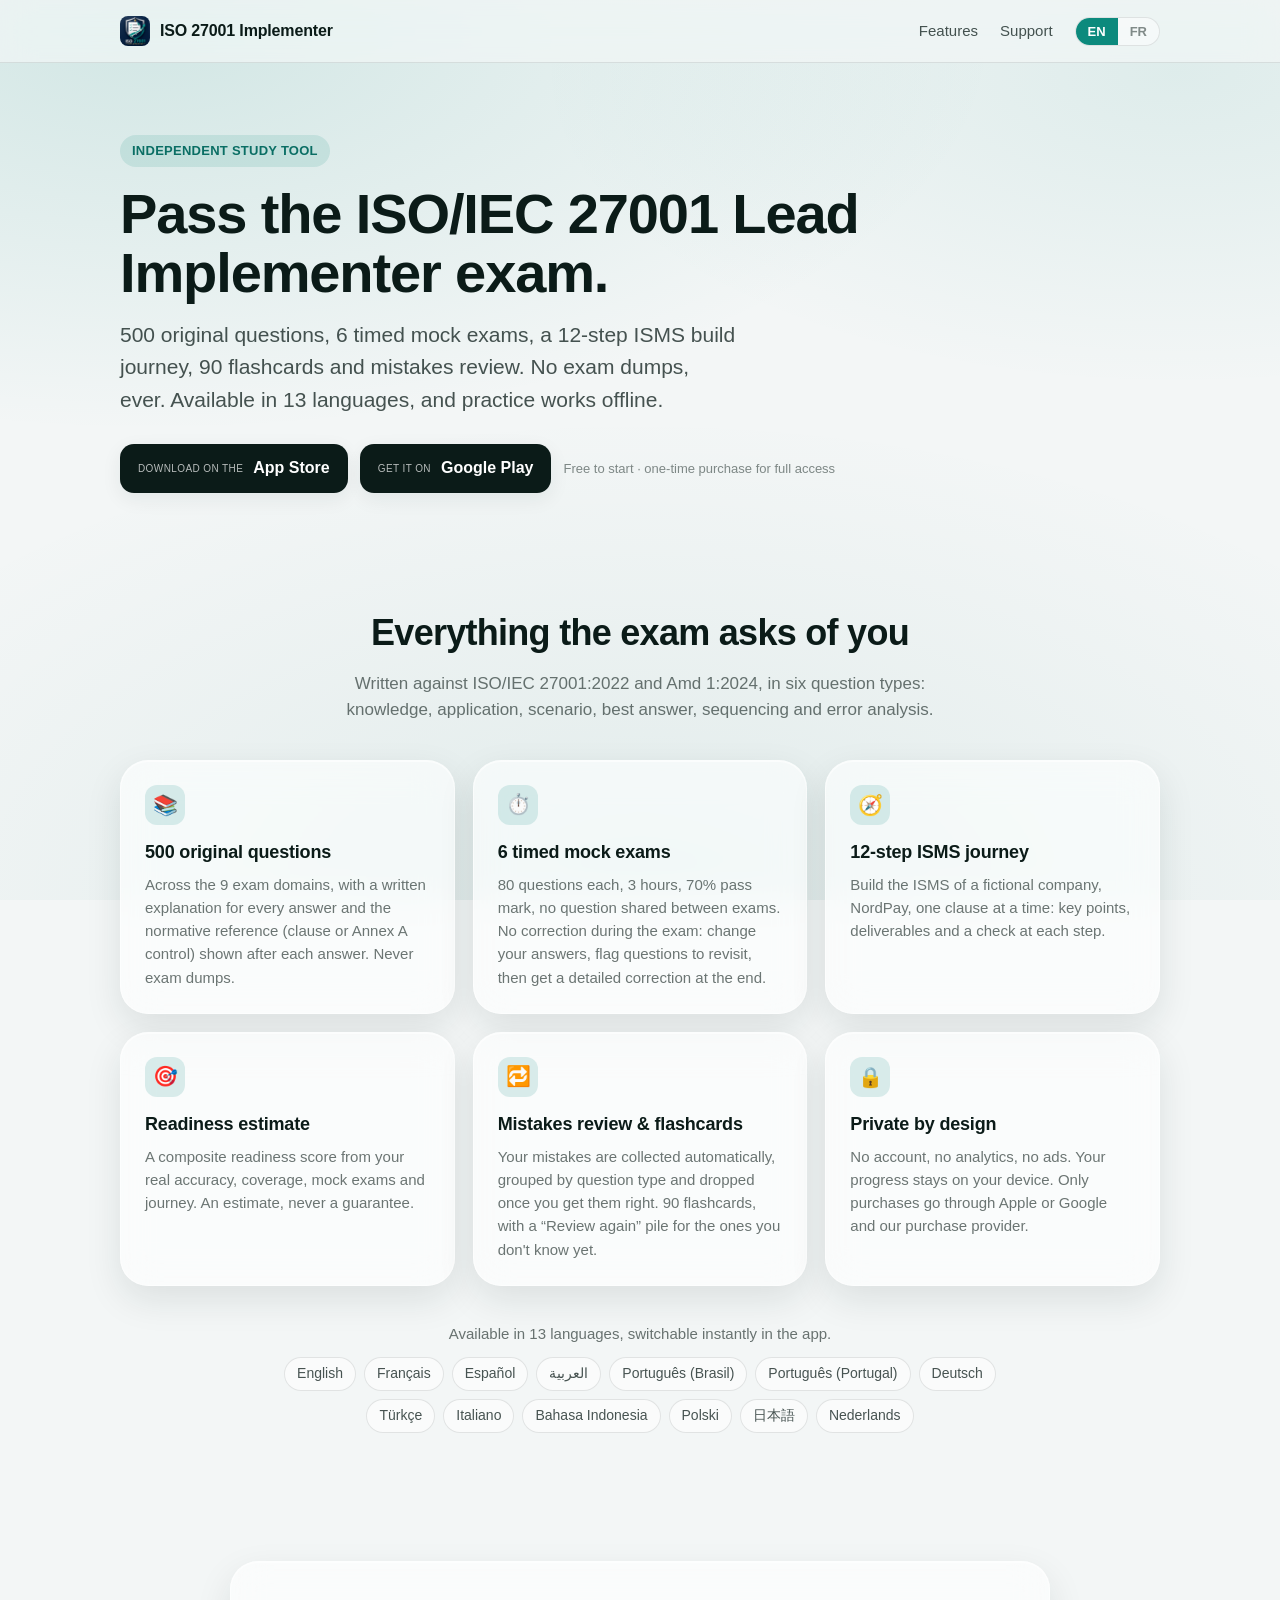
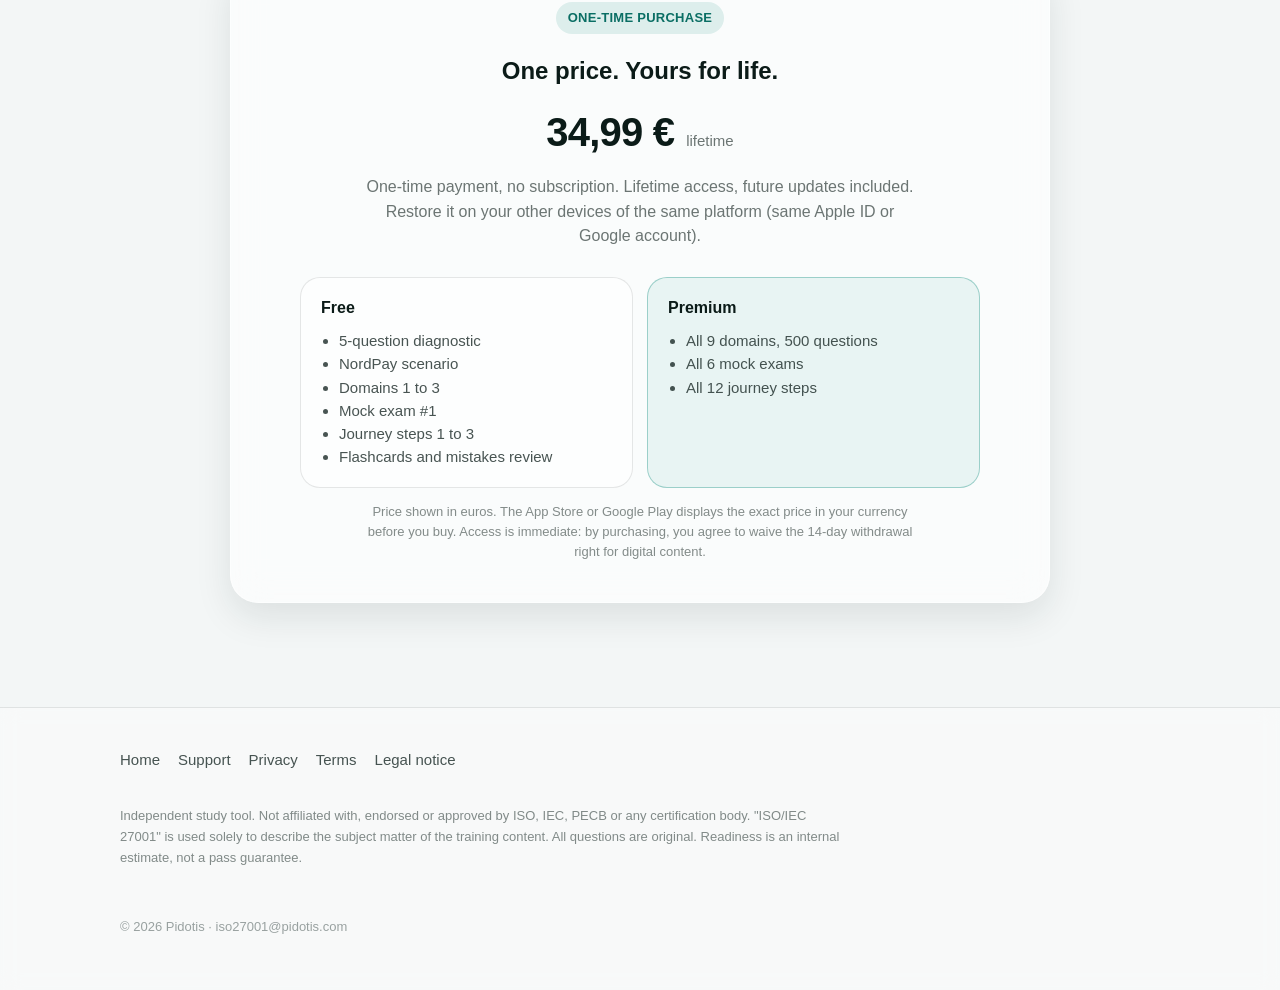
<file: index.html>
<!DOCTYPE html>
<html lang="en" data-lang="en">
  <head>
    <meta charset="utf-8" />
    <meta
      http-equiv="Content-Security-Policy"
      content="default-src 'none'; script-src 'self' 'sha256-TtmemEMkpwelmXj3AgzF0YO4ULVsfWhvffLCbqWmMT4='; style-src 'self'; img-src 'self'; base-uri 'none'; form-action 'none'; object-src 'none'"
    />
    <meta name="referrer" content="strict-origin-when-cross-origin" />
    <meta name="viewport" content="width=device-width, initial-scale=1" />
    <title>ISO 27001 Implementer Exam · 500 questions &amp; mock tests</title>
    <meta
      name="description"
      content="Prepare for the ISO/IEC 27001 Lead Implementer exam: 500 original questions, 6 timed mock exams of 80 questions, a 12-step ISMS journey, 90 flashcards and mistakes review. Available in 13 languages."
    />
    <link rel="icon" type="image/png" href="assets/favicon.png" />
    <meta property="og:title" content="ISO 27001 Implementer Exam" />
    <meta
      property="og:description"
      content="500 questions &amp; mock tests for the ISO/IEC 27001 Lead Implementer exam. Original questions, 6 timed mock exams, a 12-step ISMS journey. One-time purchase."
    />
    <meta property="og:type" content="website" />
    <meta
      property="og:url"
      content="https://pierro0t.github.io/iso27001-implementer-site/"
    />
    <meta
      property="og:image"
      content="https://pierro0t.github.io/iso27001-implementer-site/assets/og.png"
    />
    <meta name="theme-color" content="#F3F6F6" />
    <!-- No-flash : fixe la langue avant le premier paint. Contenu identique sur
         toutes les pages : il est autorisé par son hash sha256 dans la CSP. -->
    <script>
      (function () {
        try {
          var s = localStorage.getItem("i27-lang");
          var l =
            s === "en" || s === "fr"
              ? s
              : (navigator.language || "en").toLowerCase().indexOf("fr") === 0
              ? "fr"
              : "en";
          document.documentElement.setAttribute("data-lang", l);
          document.documentElement.setAttribute("lang", l);
        } catch (e) {}
      })();
    </script>
    <link rel="stylesheet" href="styles.css" />
  </head>
  <body>
    <header class="nav">
      <div class="wrap nav-inner">
        <a class="brand" href="index.html">
          <img src="assets/logo.png" alt="" />
          <span>ISO 27001 Implementer</span>
        </a>
        <nav class="nav-links">
          <a class="hide-sm" href="index.html#features"
            ><span class="lang-en">Features</span
            ><span class="lang-fr">Fonctions</span></a
          >
          <a href="support.html"
            ><span class="lang-en">Support</span
            ><span class="lang-fr">Aide</span></a
          >
          <div class="lang-toggle" role="group" aria-label="Language">
            <button type="button" data-set="en">EN</button>
            <button type="button" data-set="fr">FR</button>
          </div>
        </nav>
      </div>
    </header>

    <main>
      <!-- Hero -->
      <section class="wrap hero">
        <span class="eyebrow"
          ><span class="lang-en">Independent study tool</span
          ><span class="lang-fr">Outil d'étude indépendant</span></span
        >
        <h1>
          <span class="lang-en">Pass the ISO/IEC 27001 Lead Implementer exam.</span
          ><span class="lang-fr"
            >Réussissez l'examen ISO/IEC 27001 Lead Implementer.</span
          >
        </h1>
        <p class="lede">
          <span class="lang-en"
            >500 original questions, 6 timed mock exams, a 12-step ISMS build
            journey, 90 flashcards and mistakes review. No exam dumps, ever.
            Available in 13 languages, and practice works offline.</span
          ><span class="lang-fr"
            >500 questions originales, 6 examens blancs chronométrés, un
            parcours de construction d'un SMSI en 12 étapes, 90 flashcards et la
            révision des erreurs. Jamais de dumps. Disponible en 13 langues,
            entraînement hors ligne.</span
          >
        </p>
        <div class="cta-row">
          <a
            class="badge"
            href="https://apps.apple.com/app/id6796437997"
            target="_blank"
            rel="noopener noreferrer"
          >
            <small class="lang-en">Download on the</small
            ><small class="lang-fr">Télécharger dans l'</small>
            <span>App Store</span>
          </a>
          <a
            class="badge"
            href="https://play.google.com/store/apps/details?id=com.pidotis.iso27001"
            target="_blank"
            rel="noopener noreferrer"
          >
            <small class="lang-en">Get it on</small
            ><small class="lang-fr">Disponible sur</small>
            <span>Google Play</span>
          </a>
          <span class="pill-note"
            ><span class="lang-en">Free to start · one-time purchase for full access</span
            ><span class="lang-fr"
              >Gratuit pour commencer · achat unique pour tout débloquer</span
            ></span
          >
        </div>
      </section>

      <!-- Features -->
      <section class="wrap" id="features">
        <div class="section-head">
          <h2>
            <span class="lang-en">Everything the exam asks of you</span
            ><span class="lang-fr">Tout ce que l'examen attend de vous</span>
          </h2>
          <p>
            <span class="lang-en"
              >Written against ISO/IEC 27001:2022 and Amd 1:2024, in six
              question types: knowledge, application, scenario, best answer,
              sequencing and error analysis.</span
            ><span class="lang-fr"
              >Écrites d'après ISO/IEC 27001:2022 et l'Amd 1:2024, en six types
              de questions : connaissance, application, scénario, meilleure
              réponse, mise en ordre et analyse d'erreur.</span
            >
          </p>
        </div>
        <div class="grid">
          <div class="glass card">
            <div class="ic">📚</div>
            <h3>
              <span class="lang-en">500 original questions</span
              ><span class="lang-fr">500 questions originales</span>
            </h3>
            <p>
              <span class="lang-en"
                >Across the 9 exam domains, with a written explanation for every
                answer and the normative reference (clause or Annex A control)
                shown after each answer. Never exam dumps.</span
              ><span class="lang-fr"
                >Sur les 9 domaines de l'examen, avec une explication rédigée
                pour chaque réponse et la référence normative (clause ou mesure
                de l'annexe A) affichée après chaque réponse. Jamais de
                dumps.</span
              >
            </p>
          </div>
          <div class="glass card">
            <div class="ic">⏱️</div>
            <h3>
              <span class="lang-en">6 timed mock exams</span
              ><span class="lang-fr">6 examens blancs chronométrés</span>
            </h3>
            <p>
              <span class="lang-en"
                >80 questions each, 3 hours, 70% pass mark, no question shared
                between exams. No correction during the exam: change your
                answers, flag questions to revisit, then get a detailed
                correction at the end.</span
              ><span class="lang-fr"
                >80 questions chacun, 3 h, seuil de réussite à 70 %, aucune
                question commune entre examens. Pas de correction pendant
                l'épreuve : modifiez vos réponses, marquez les questions à
                revoir, puis obtenez une correction détaillée à la fin.</span
              >
            </p>
          </div>
          <div class="glass card">
            <div class="ic">🧭</div>
            <h3>
              <span class="lang-en">12-step ISMS journey</span
              ><span class="lang-fr">Parcours SMSI en 12 étapes</span>
            </h3>
            <p>
              <span class="lang-en"
                >Build the ISMS of a fictional company, NordPay, one clause at a
                time: key points, deliverables and a check at each step.</span
              ><span class="lang-fr"
                >Construisez le SMSI d'une entreprise fictive, NordPay, clause
                après clause : points clés, livrables et un contrôle à chaque
                étape.</span
              >
            </p>
          </div>
          <div class="glass card">
            <div class="ic">🎯</div>
            <h3>
              <span class="lang-en">Readiness estimate</span
              ><span class="lang-fr">Préparation estimée</span>
            </h3>
            <p>
              <span class="lang-en"
                >A composite readiness score from your real accuracy, coverage,
                mock exams and journey. An estimate, never a guarantee.</span
              ><span class="lang-fr"
                >Un score de préparation composite issu de votre précision
                réelle, de votre couverture, des examens et du parcours. Une
                estimation, jamais une garantie.</span
              >
            </p>
          </div>
          <div class="glass card">
            <div class="ic">🔁</div>
            <h3>
              <span class="lang-en">Mistakes review &amp; flashcards</span
              ><span class="lang-fr">Révision des erreurs &amp; flashcards</span>
            </h3>
            <p>
              <span class="lang-en"
                >Your mistakes are collected automatically, grouped by question
                type and dropped once you get them right. 90 flashcards, with a
                “Review again” pile for the ones you don't know yet.</span
              ><span class="lang-fr"
                >Vos erreurs sont collectées automatiquement, rangées par type de
                question et retirées dès que vous les réussissez. 90 flashcards,
                avec une pile « À revoir » pour celles que vous ne maîtrisez pas
                encore.</span
              >
            </p>
          </div>
          <div class="glass card">
            <div class="ic">🔒</div>
            <h3>
              <span class="lang-en">Private by design</span
              ><span class="lang-fr">Privé par conception</span>
            </h3>
            <p>
              <span class="lang-en"
                >No account, no analytics, no ads. Your progress stays on your
                device. Only purchases go through Apple or Google and our
                purchase provider.</span
              ><span class="lang-fr"
                >Pas de compte, pas d'outil d'analyse, pas de publicité. Votre
                progression reste sur votre appareil. Seuls les achats passent
                par Apple ou Google et notre prestataire d'achats.</span
              >
            </p>
          </div>
        </div>

        <div class="langs">
          <p>
            <span class="lang-en"
              >Available in 13 languages, switchable instantly in the app.</span
            ><span class="lang-fr"
              >Disponible en 13 langues, changement instantané dans l'app.</span
            >
          </p>
          <ul class="lang-list">
            <li lang="en">English</li>
            <li lang="fr">Français</li>
            <li lang="es">Español</li>
            <li lang="ar" dir="rtl">العربية</li>
            <li lang="pt-BR">Português (Brasil)</li>
            <li lang="pt-PT">Português (Portugal)</li>
            <li lang="de">Deutsch</li>
            <li lang="tr">Türkçe</li>
            <li lang="it">Italiano</li>
            <li lang="id">Bahasa Indonesia</li>
            <li lang="pl">Polski</li>
            <li lang="ja">日本語</li>
            <li lang="nl">Nederlands</li>
          </ul>
        </div>
      </section>

      <!-- Pricing -->
      <section class="wrap">
        <div class="glass doc-card center pricing">
          <span class="eyebrow"
            ><span class="lang-en">One-time purchase</span
            ><span class="lang-fr">Achat unique</span></span
          >
          <h2>
            <span class="lang-en">One price. Yours for life.</span
            ><span class="lang-fr">Un prix. À vous pour la vie.</span>
          </h2>
          <div class="price">
            <span class="now">34,99 €</span>
            <span class="unit"
              ><span class="lang-en">lifetime</span
              ><span class="lang-fr">à vie</span></span
            >
          </div>
          <p class="price-note">
            <span class="lang-en"
              >One-time payment, no subscription. Lifetime access, future
              updates included. Restore it on your other devices of the same
              platform (same Apple ID or Google account).</span
            ><span class="lang-fr"
              >Paiement unique, sans abonnement. Accès à vie, mises à jour
              futures incluses. Restaurable sur vos autres appareils de la même
              plateforme (même identifiant Apple ou compte Google).</span
            >
          </p>

          <div class="plans">
            <div class="plan">
              <h3>
                <span class="lang-en">Free</span
                ><span class="lang-fr">Gratuit</span>
              </h3>
              <ul class="lang-en">
                <li>5-question diagnostic</li>
                <li>NordPay scenario</li>
                <li>Domains 1 to 3</li>
                <li>Mock exam #1</li>
                <li>Journey steps 1 to 3</li>
                <li>Flashcards and mistakes review</li>
              </ul>
              <ul class="lang-fr">
                <li>Diagnostic de 5 questions</li>
                <li>Scénario NordPay</li>
                <li>Domaines 1 à 3</li>
                <li>Examen blanc n°1</li>
                <li>Étapes 1 à 3 du parcours</li>
                <li>Flashcards et révision des erreurs</li>
              </ul>
            </div>
            <div class="plan premium">
              <h3>Premium</h3>
              <ul class="lang-en">
                <li>All 9 domains, 500 questions</li>
                <li>All 6 mock exams</li>
                <li>All 12 journey steps</li>
              </ul>
              <ul class="lang-fr">
                <li>Les 9 domaines, 500 questions</li>
                <li>Les 6 examens blancs</li>
                <li>Les 12 étapes du parcours</li>
              </ul>
            </div>
          </div>

          <p class="fineprint">
            <span class="lang-en"
              >Price shown in euros. The App Store or Google Play displays the
              exact price in your currency before you buy. Access is immediate:
              by purchasing, you agree to waive the 14-day withdrawal right for
              digital content.</span
            ><span class="lang-fr"
              >Prix indiqué en euros. L'App Store ou Google Play affiche le prix
              exact dans votre devise avant l'achat. L'accès est immédiat : en
              achetant, vous renoncez au droit de rétractation de 14 jours
              applicable aux contenus numériques.</span
            >
          </p>
        </div>
      </section>
    </main>

    <footer class="footer">
      <div class="wrap footer-inner">
        <div class="footer-links">
          <a href="index.html"
            ><span class="lang-en">Home</span
            ><span class="lang-fr">Accueil</span></a
          >
          <a href="support.html"
            ><span class="lang-en">Support</span
            ><span class="lang-fr">Aide</span></a
          >
          <a href="privacy.html"
            ><span class="lang-en">Privacy</span
            ><span class="lang-fr">Confidentialité</span></a
          >
          <a href="terms.html"
            ><span class="lang-en">Terms</span
            ><span class="lang-fr">Conditions</span></a
          >
          <a href="legal.html"
            ><span class="lang-en">Legal notice</span
            ><span class="lang-fr">Mentions légales</span></a
          >
        </div>
        <p class="disclaimer">
          <span class="lang-en"
            >Independent study tool. Not affiliated with, endorsed or approved by
            ISO, IEC, PECB or any certification body. "ISO/IEC 27001" is used
            solely to describe the subject matter of the training content. All
            questions are original. Readiness is an internal estimate, not a pass
            guarantee.</span
          ><span class="lang-fr"
            >Outil d'étude indépendant. Non affilié à, ni approuvé par ISO, IEC,
            PECB ou tout autre organisme de certification. « ISO/IEC 27001 » est
            utilisé uniquement pour décrire le sujet du contenu de formation.
            Toutes les questions sont originales. La préparation est une
            estimation interne, pas une garantie de réussite.</span
          >
        </p>
        <p class="copy">© 2026 Pidotis · iso27001@pidotis.com</p>
      </div>
    </footer>
    <script src="app.js"></script>
  </body>
</html>
</file>
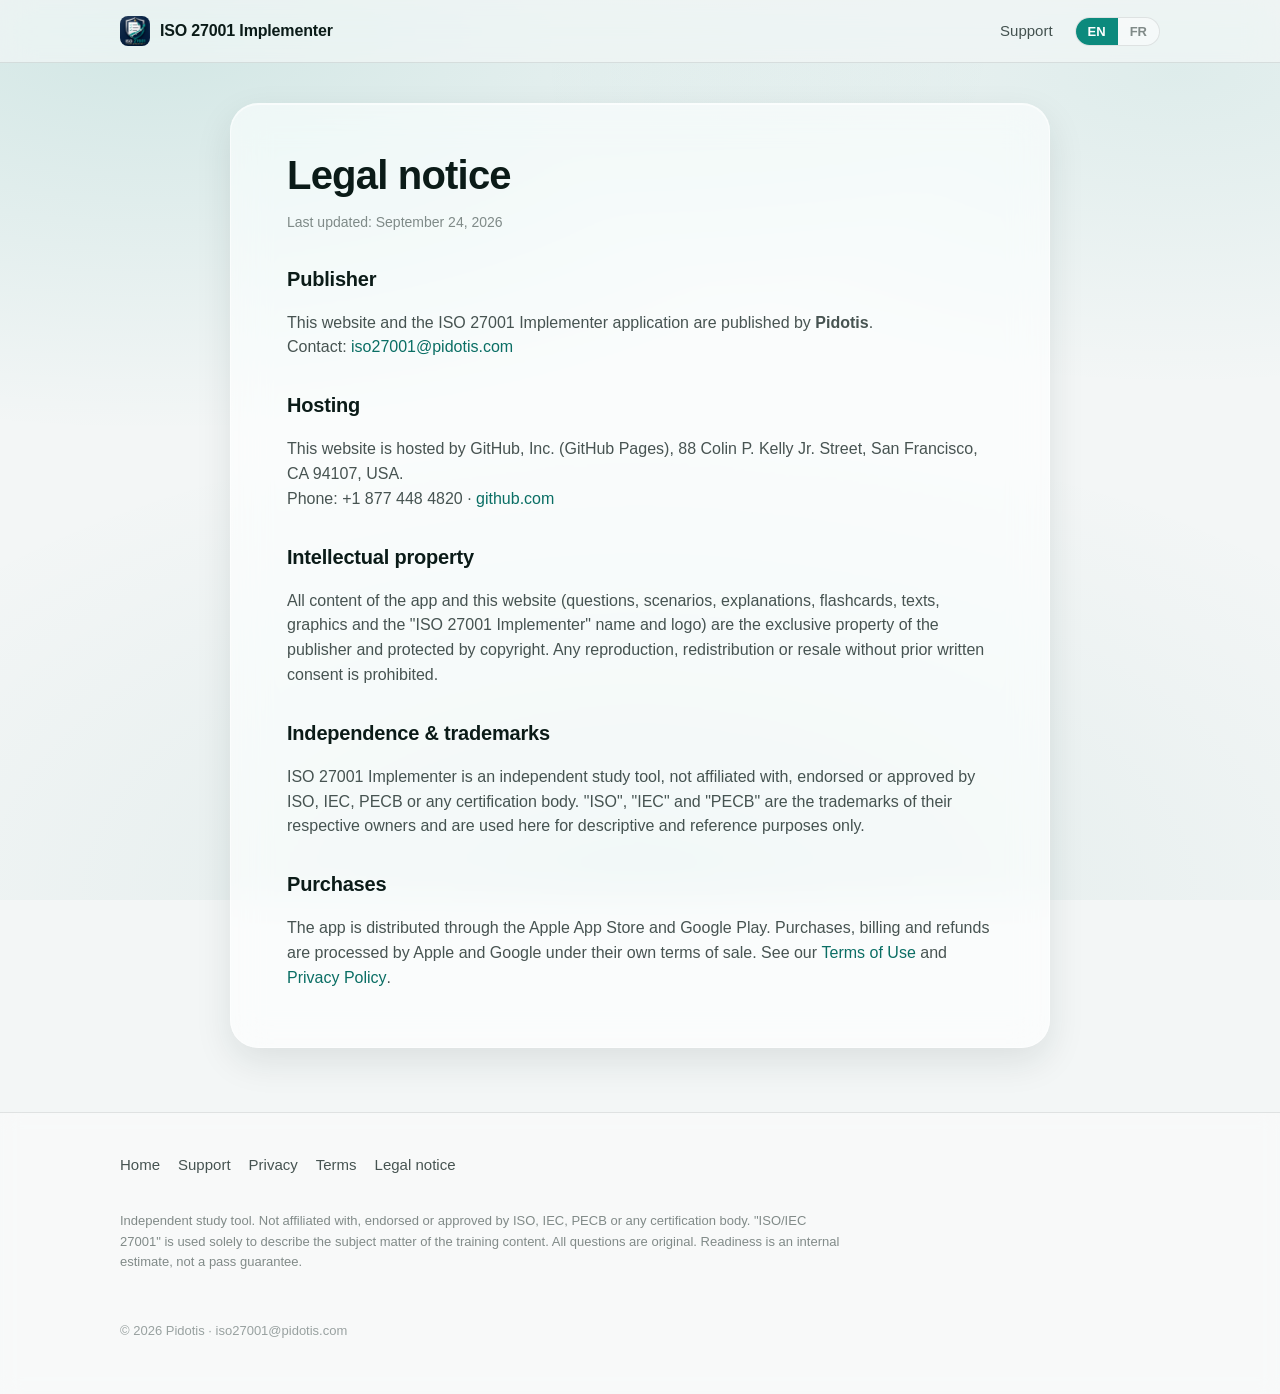
<file: legal.html>
<!DOCTYPE html>
<html lang="en" data-lang="en">
  <head>
    <meta charset="utf-8" />
    <meta
      http-equiv="Content-Security-Policy"
      content="default-src 'none'; script-src 'self' 'sha256-TtmemEMkpwelmXj3AgzF0YO4ULVsfWhvffLCbqWmMT4='; style-src 'self'; img-src 'self'; base-uri 'none'; form-action 'none'; object-src 'none'"
    />
    <meta name="referrer" content="strict-origin-when-cross-origin" />
    <meta name="viewport" content="width=device-width, initial-scale=1" />
    <title>Legal notice · ISO 27001 Implementer</title>
    <meta
      name="description"
      content="Legal notice / mentions légales for ISO 27001 Implementer by Pidotis."
    />
    <link rel="icon" type="image/png" href="assets/favicon.png" />
    <meta name="theme-color" content="#F3F6F6" />
    <!-- No-flash : fixe la langue avant le premier paint. Contenu identique sur
         toutes les pages : il est autorisé par son hash sha256 dans la CSP. -->
    <script>
      (function () {
        try {
          var s = localStorage.getItem("i27-lang");
          var l =
            s === "en" || s === "fr"
              ? s
              : (navigator.language || "en").toLowerCase().indexOf("fr") === 0
              ? "fr"
              : "en";
          document.documentElement.setAttribute("data-lang", l);
          document.documentElement.setAttribute("lang", l);
        } catch (e) {}
      })();
    </script>
    <link rel="stylesheet" href="styles.css" />
  </head>
  <body>
    <header class="nav">
      <div class="wrap nav-inner">
        <a class="brand" href="index.html">
          <img src="assets/logo.png" alt="" />
          <span>ISO 27001 Implementer</span>
        </a>
        <nav class="nav-links">
          <a href="support.html"
            ><span class="lang-en">Support</span
            ><span class="lang-fr">Aide</span></a
          >
          <div class="lang-toggle" role="group" aria-label="Language">
            <button type="button" data-set="en">EN</button>
            <button type="button" data-set="fr">FR</button>
          </div>
        </nav>
      </div>
    </header>

    <main class="wrap doc">
      <article class="glass doc-card">
        <h1>
          <span class="lang-en">Legal notice</span
          ><span class="lang-fr">Mentions légales</span>
        </h1>
        <p class="updated">
          <span class="lang-en">Last updated: September 24, 2026</span
          ><span class="lang-fr">Dernière mise à jour : 24 septembre 2026</span>
        </p>

        <!-- EN -->
        <div class="lang-en">
          <h2>Publisher</h2>
          <p>
            This website and the ISO 27001 Implementer application are published
            by <strong>Pidotis</strong>.<br />
            Contact:
            <a href="mailto:iso27001@pidotis.com"
              >iso27001@pidotis.com</a
            >
          </p>
          <h2>Hosting</h2>
          <p>
            This website is hosted by GitHub, Inc. (GitHub Pages), 88 Colin P.
            Kelly Jr. Street, San Francisco, CA 94107, USA.<br />
            Phone: +1 877 448 4820 ·
            <a href="https://github.com" target="_blank" rel="noopener noreferrer"
              >github.com</a
            >
          </p>
          <h2>Intellectual property</h2>
          <p>
            All content of the app and this website (questions, scenarios,
            explanations, flashcards, texts, graphics and the "ISO 27001
            Implementer" name and logo) are the exclusive property of the
            publisher and protected by copyright. Any reproduction,
            redistribution or resale without prior written consent is prohibited.
          </p>
          <h2>Independence &amp; trademarks</h2>
          <p>
            ISO 27001 Implementer is an independent study tool, not affiliated
            with, endorsed or approved by ISO, IEC, PECB or any certification
            body. "ISO", "IEC" and "PECB" are the trademarks of their respective
            owners and are used here for descriptive and reference purposes only.
          </p>
          <h2>Purchases</h2>
          <p>
            The app is distributed through the Apple App Store and Google Play.
            Purchases, billing and refunds are processed by Apple and Google under
            their own terms of sale. See our
            <a href="terms.html">Terms of Use</a> and
            <a href="privacy.html">Privacy Policy</a>.
          </p>
        </div>

        <!-- FR -->
        <div class="lang-fr">
          <h2>Éditeur</h2>
          <p>
            Ce site et l'application ISO 27001 Implementer sont édités par
            <strong>Pidotis</strong>.<br />
            Contact :
            <a href="mailto:iso27001@pidotis.com"
              >iso27001@pidotis.com</a
            >
          </p>
          <h2>Hébergement</h2>
          <p>
            Ce site est hébergé par GitHub, Inc. (GitHub Pages), 88 Colin P. Kelly
            Jr. Street, San Francisco, CA 94107, États-Unis.<br />
            Téléphone : +1 877 448 4820 ·
            <a href="https://github.com" target="_blank" rel="noopener noreferrer"
              >github.com</a
            >
          </p>
          <h2>Propriété intellectuelle</h2>
          <p>
            L'ensemble du contenu de l'app et de ce site (questions, scénarios,
            explications, flashcards, textes, graphismes, ainsi que le nom et le
            logo « ISO 27001 Implementer ») est la propriété exclusive de
            l'éditeur et protégé par le droit d'auteur. Toute reproduction,
            redistribution ou revente sans accord écrit préalable est interdite.
          </p>
          <h2>Indépendance &amp; marques</h2>
          <p>
            ISO 27001 Implementer est un outil d'étude indépendant, non affilié à,
            ni approuvé par ISO, IEC, PECB ou tout autre organisme de
            certification. « ISO », « IEC » et « PECB » sont les marques de leurs
            détenteurs respectifs et ne sont utilisées ici qu'à des fins
            descriptives et de référence.
          </p>
          <h2>Achats</h2>
          <p>
            L'app est distribuée via l'App Store d'Apple et Google Play. Les
            achats, la facturation et les remboursements sont traités par Apple et
            Google selon leurs propres conditions de vente. Voir nos
            <a href="terms.html">conditions d'utilisation</a> et notre
            <a href="privacy.html">politique de confidentialité</a>.
          </p>
        </div>
      </article>
    </main>

    <footer class="footer">
      <div class="wrap footer-inner">
        <div class="footer-links">
          <a href="index.html"
            ><span class="lang-en">Home</span
            ><span class="lang-fr">Accueil</span></a
          >
          <a href="support.html"
            ><span class="lang-en">Support</span
            ><span class="lang-fr">Aide</span></a
          >
          <a href="privacy.html"
            ><span class="lang-en">Privacy</span
            ><span class="lang-fr">Confidentialité</span></a
          >
          <a href="terms.html"
            ><span class="lang-en">Terms</span
            ><span class="lang-fr">Conditions</span></a
          >
          <a href="legal.html"
            ><span class="lang-en">Legal notice</span
            ><span class="lang-fr">Mentions légales</span></a
          >
        </div>
        <p class="disclaimer">
          <span class="lang-en"
            >Independent study tool. Not affiliated with, endorsed or approved by
            ISO, IEC, PECB or any certification body. "ISO/IEC 27001" is used
            solely to describe the subject matter of the training content. All
            questions are original. Readiness is an internal estimate, not a pass
            guarantee.</span
          ><span class="lang-fr"
            >Outil d'étude indépendant. Non affilié à, ni approuvé par ISO, IEC,
            PECB ou tout autre organisme de certification. « ISO/IEC 27001 » est
            utilisé uniquement pour décrire le sujet du contenu de formation.
            Toutes les questions sont originales. La préparation est une
            estimation interne, pas une garantie de réussite.</span
          >
        </p>
        <p class="copy">© 2026 Pidotis · iso27001@pidotis.com</p>
      </div>
    </footer>
    <script src="app.js"></script>
  </body>
</html>
</file>
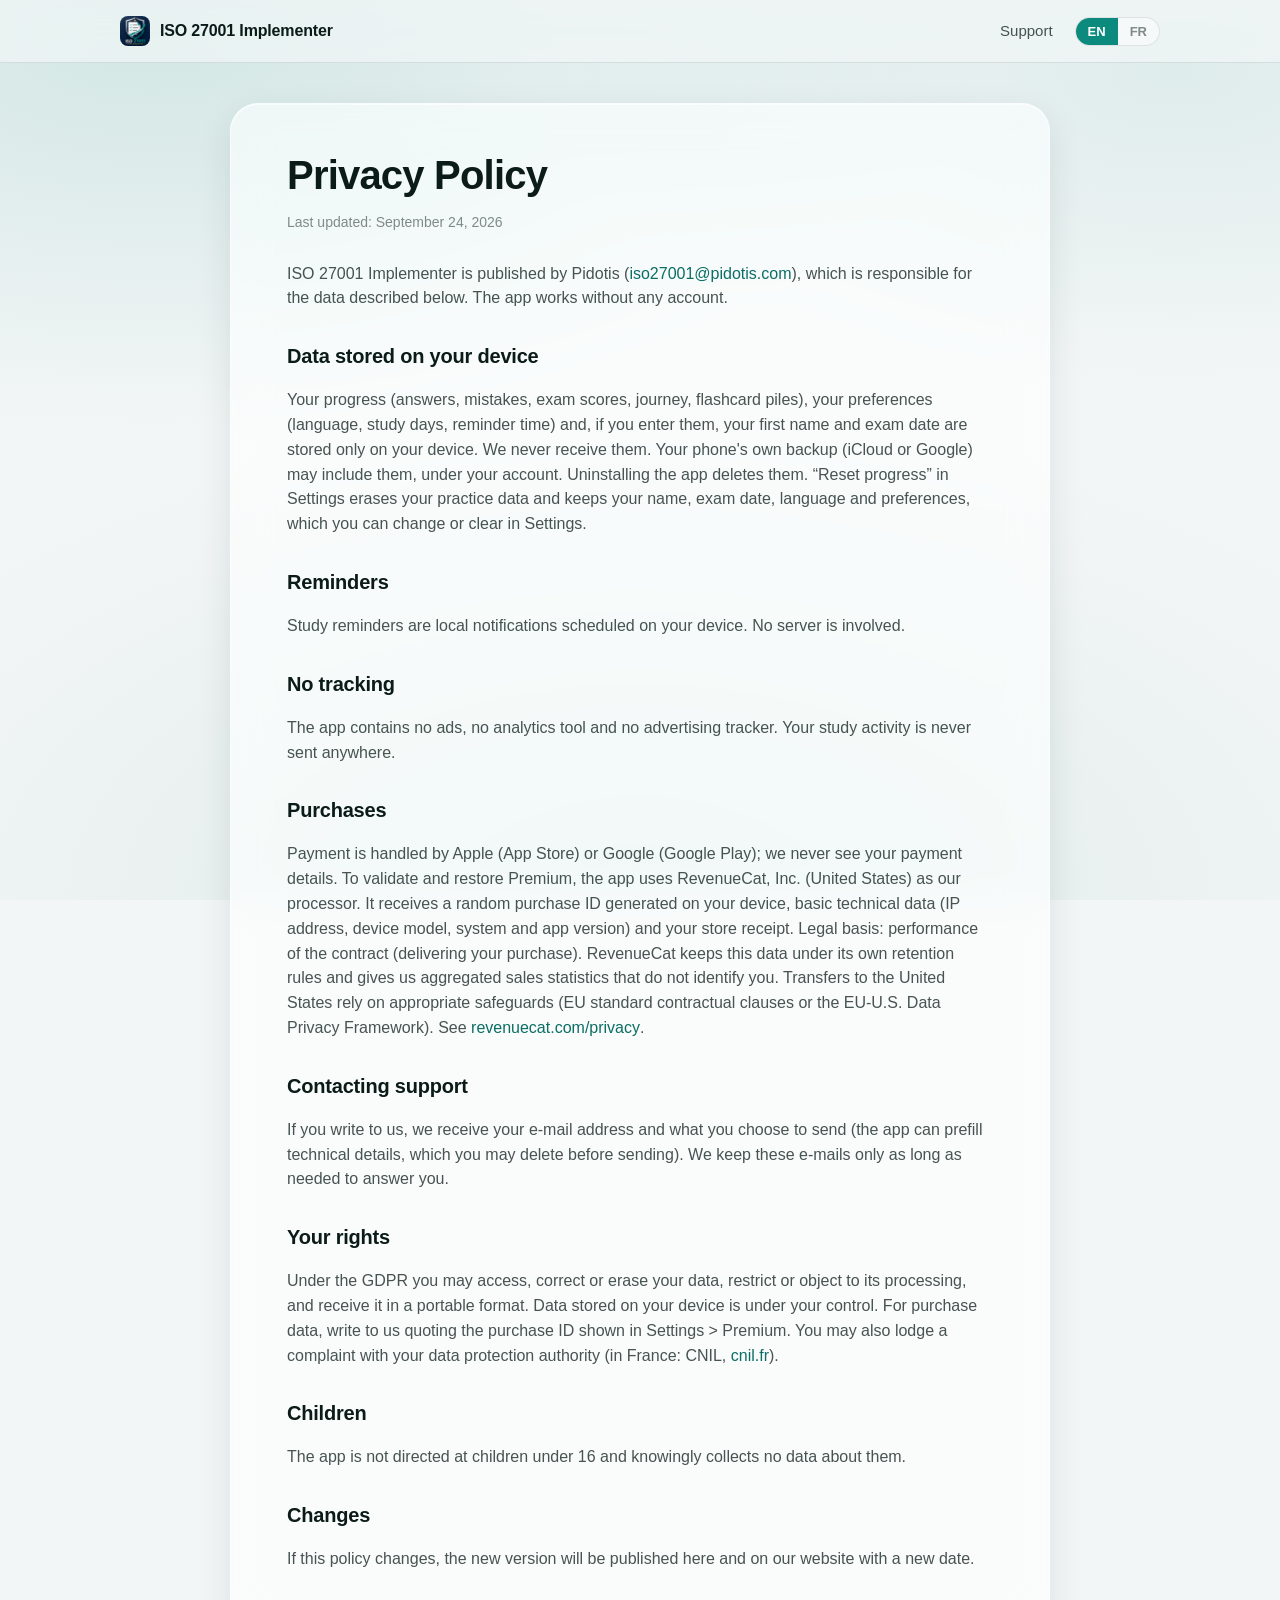
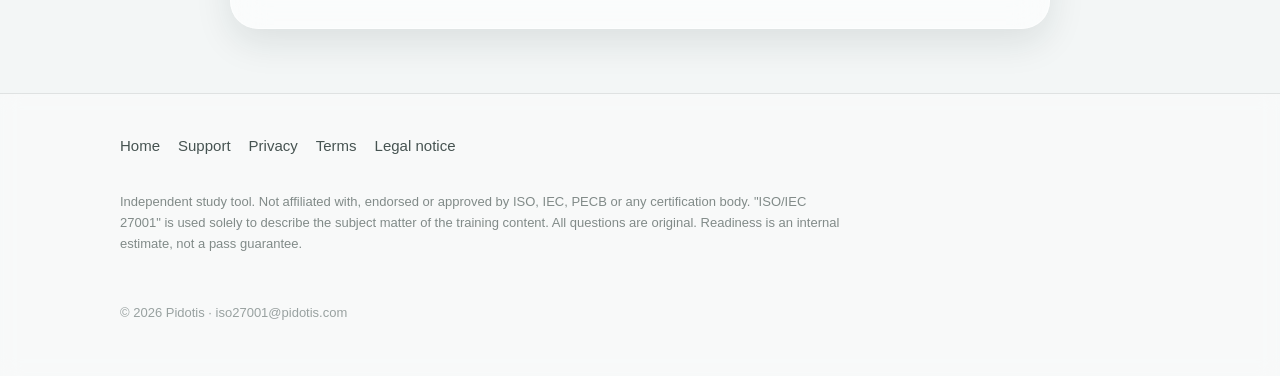
<file: privacy.html>
<!DOCTYPE html>
<html lang="en" data-lang="en">
  <head>
    <meta charset="utf-8" />
    <meta
      http-equiv="Content-Security-Policy"
      content="default-src 'none'; script-src 'self' 'sha256-TtmemEMkpwelmXj3AgzF0YO4ULVsfWhvffLCbqWmMT4='; style-src 'self'; img-src 'self'; base-uri 'none'; form-action 'none'; object-src 'none'"
    />
    <meta name="referrer" content="strict-origin-when-cross-origin" />
    <meta name="viewport" content="width=device-width, initial-scale=1" />
    <title>Privacy Policy · ISO 27001 Implementer</title>
    <meta
      name="description"
      content="Privacy policy for ISO 27001 Implementer: no account, no analytics, progress stored on your device, purchases validated through RevenueCat."
    />
    <link rel="icon" type="image/png" href="assets/favicon.png" />
    <meta name="theme-color" content="#F3F6F6" />
    <!-- No-flash : fixe la langue avant le premier paint. Contenu identique sur
         toutes les pages : il est autorisé par son hash sha256 dans la CSP. -->
    <script>
      (function () {
        try {
          var s = localStorage.getItem("i27-lang");
          var l =
            s === "en" || s === "fr"
              ? s
              : (navigator.language || "en").toLowerCase().indexOf("fr") === 0
              ? "fr"
              : "en";
          document.documentElement.setAttribute("data-lang", l);
          document.documentElement.setAttribute("lang", l);
        } catch (e) {}
      })();
    </script>
    <link rel="stylesheet" href="styles.css" />
  </head>
  <body>
    <header class="nav">
      <div class="wrap nav-inner">
        <a class="brand" href="index.html">
          <img src="assets/logo.png" alt="" />
          <span>ISO 27001 Implementer</span>
        </a>
        <nav class="nav-links">
          <a href="support.html"
            ><span class="lang-en">Support</span
            ><span class="lang-fr">Aide</span></a
          >
          <div class="lang-toggle" role="group" aria-label="Language">
            <button type="button" data-set="en">EN</button>
            <button type="button" data-set="fr">FR</button>
          </div>
        </nav>
      </div>
    </header>

    <main class="wrap doc">
      <article class="glass doc-card">
        <h1>
          <span class="lang-en">Privacy Policy</span
          ><span class="lang-fr">Politique de confidentialité</span>
        </h1>
        <p class="updated">
          <span class="lang-en">Last updated: September 24, 2026</span
          ><span class="lang-fr">Dernière mise à jour : 24 septembre 2026</span>
        </p>

        <!-- EN : texte repris de en.privacyBody (mobile/src/i18n.ts) -->
        <div class="lang-en">
          <p>
            ISO 27001 Implementer is published by Pidotis
            (<a href="mailto:iso27001@pidotis.com"
              >iso27001@pidotis.com</a
            >), which is responsible for the data described below. The app works
            without any account.
          </p>
          <h2>Data stored on your device</h2>
          <p>
            Your progress (answers, mistakes, exam scores, journey, flashcard
            piles), your preferences (language, study days, reminder time) and,
            if you enter them, your first name and exam date are stored only on
            your device. We never receive them. Your phone's own backup (iCloud
            or Google) may include them, under your account. Uninstalling the
            app deletes them. “Reset progress” in Settings erases your practice
            data and keeps your name, exam date, language and preferences, which
            you can change or clear in Settings.
          </p>
          <h2>Reminders</h2>
          <p>
            Study reminders are local notifications scheduled on your device. No
            server is involved.
          </p>
          <h2>No tracking</h2>
          <p>
            The app contains no ads, no analytics tool and no advertising
            tracker. Your study activity is never sent anywhere.
          </p>
          <h2>Purchases</h2>
          <p>
            Payment is handled by Apple (App Store) or Google (Google Play); we
            never see your payment details. To validate and restore Premium, the
            app uses RevenueCat, Inc. (United States) as our processor. It
            receives a random purchase ID generated on your device, basic
            technical data (IP address, device model, system and app version)
            and your store receipt. Legal basis: performance of the contract
            (delivering your purchase). RevenueCat keeps this data under its own
            retention rules and gives us aggregated sales statistics that do not
            identify you. Transfers to the United States rely on appropriate
            safeguards (EU standard contractual clauses or the EU-U.S. Data
            Privacy Framework). See
            <a
              href="https://www.revenuecat.com/privacy"
              target="_blank"
              rel="noopener noreferrer"
              >revenuecat.com/privacy</a
            >.
          </p>
          <h2>Contacting support</h2>
          <p>
            If you write to us, we receive your e-mail address and what you
            choose to send (the app can prefill technical details, which you may
            delete before sending). We keep these e-mails only as long as needed
            to answer you.
          </p>
          <h2>Your rights</h2>
          <p>
            Under the GDPR you may access, correct or erase your data, restrict
            or object to its processing, and receive it in a portable format.
            Data stored on your device is under your control. For purchase data,
            write to us quoting the purchase ID shown in Settings &gt; Premium.
            You may also lodge a complaint with your data protection authority
            (in France: CNIL,
            <a href="https://www.cnil.fr" target="_blank" rel="noopener noreferrer"
              >cnil.fr</a
            >).
          </p>
          <h2>Children</h2>
          <p>
            The app is not directed at children under 16 and knowingly collects
            no data about them.
          </p>
          <h2>Changes</h2>
          <p>
            If this policy changes, the new version will be published here and on
            our website with a new date.
          </p>
        </div>

        <!-- FR : texte repris de fr.privacyBody (mobile/src/i18n.ts) -->
        <div class="lang-fr">
          <p>
            ISO 27001 Implementer est éditée par Pidotis
            (<a href="mailto:iso27001@pidotis.com"
              >iso27001@pidotis.com</a
            >), responsable des données décrites ci-dessous. L'app fonctionne
            sans aucun compte.
          </p>
          <h2>Données stockées sur votre appareil</h2>
          <p>
            Votre progression (réponses, erreurs, scores d'examens, parcours,
            piles de flashcards), vos préférences (langue, jours de révision,
            heure de rappel) et, si vous les saisissez, votre prénom et votre
            date d'examen sont stockés uniquement sur votre appareil. Nous ne les
            recevons jamais. La sauvegarde de votre téléphone (iCloud ou Google)
            peut les inclure, sous votre compte. Désinstaller l'app les supprime.
            « Réinitialiser la progression » dans les réglages efface vos données
            d'entraînement et conserve votre prénom, votre date d'examen, la
            langue et vos préférences, que vous pouvez modifier ou effacer dans
            les réglages.
          </p>
          <h2>Rappels</h2>
          <p>
            Les rappels de révision sont des notifications locales programmées
            sur votre appareil. Aucun serveur n'intervient.
          </p>
          <h2>Aucun pistage</h2>
          <p>
            L'app ne contient ni publicité, ni outil d'analyse, ni traceur
            publicitaire. Votre activité d'étude n'est jamais envoyée nulle part.
          </p>
          <h2>Achats</h2>
          <p>
            Le paiement est traité par Apple (App Store) ou Google (Google
            Play) ; nous ne voyons jamais vos données de paiement. Pour valider
            et restaurer Premium, l'app utilise RevenueCat, Inc. (États-Unis)
            comme sous-traitant. Il reçoit un identifiant d'achat aléatoire
            généré sur votre appareil, des données techniques de base (adresse
            IP, modèle d'appareil, version du système et de l'app) et votre reçu
            d'achat. Base légale : l'exécution du contrat (vous fournir votre
            achat). RevenueCat conserve ces données selon ses propres règles et
            nous fournit des statistiques de ventes agrégées qui ne vous
            identifient pas. Les transferts vers les États-Unis reposent sur des
            garanties appropriées (clauses contractuelles types de la Commission
            européenne ou Data Privacy Framework UE-États-Unis). Voir
            <a
              href="https://www.revenuecat.com/privacy"
              target="_blank"
              rel="noopener noreferrer"
              >revenuecat.com/privacy</a
            >.
          </p>
          <h2>Contact avec le support</h2>
          <p>
            Si vous nous écrivez, nous recevons votre adresse e-mail et ce que
            vous choisissez d'envoyer (l'app peut préremplir des détails
            techniques, que vous pouvez supprimer avant l'envoi). Nous ne
            conservons ces e-mails que le temps nécessaire pour vous répondre.
          </p>
          <h2>Vos droits</h2>
          <p>
            Au titre du RGPD, vous pouvez accéder à vos données, les rectifier ou
            les effacer, limiter leur traitement ou vous y opposer, et les
            recevoir dans un format portable. Les données stockées sur votre
            appareil restent sous votre contrôle. Pour les données d'achat,
            écrivez-nous en indiquant l'identifiant d'achat affiché dans Réglages
            &gt; Premium. Vous pouvez aussi introduire une réclamation auprès de
            votre autorité de protection des données (en France : la CNIL,
            <a href="https://www.cnil.fr" target="_blank" rel="noopener noreferrer"
              >cnil.fr</a
            >).
          </p>
          <h2>Enfants</h2>
          <p>
            L'app ne s'adresse pas aux enfants de moins de 16 ans et ne collecte
            sciemment aucune donnée les concernant.
          </p>
          <h2>Modifications</h2>
          <p>
            Si cette politique évolue, la nouvelle version sera publiée ici et
            sur notre site avec une nouvelle date.
          </p>
        </div>
      </article>
    </main>

    <footer class="footer">
      <div class="wrap footer-inner">
        <div class="footer-links">
          <a href="index.html"
            ><span class="lang-en">Home</span
            ><span class="lang-fr">Accueil</span></a
          >
          <a href="support.html"
            ><span class="lang-en">Support</span
            ><span class="lang-fr">Aide</span></a
          >
          <a href="privacy.html"
            ><span class="lang-en">Privacy</span
            ><span class="lang-fr">Confidentialité</span></a
          >
          <a href="terms.html"
            ><span class="lang-en">Terms</span
            ><span class="lang-fr">Conditions</span></a
          >
          <a href="legal.html"
            ><span class="lang-en">Legal notice</span
            ><span class="lang-fr">Mentions légales</span></a
          >
        </div>
        <p class="disclaimer">
          <span class="lang-en"
            >Independent study tool. Not affiliated with, endorsed or approved by
            ISO, IEC, PECB or any certification body. "ISO/IEC 27001" is used
            solely to describe the subject matter of the training content. All
            questions are original. Readiness is an internal estimate, not a pass
            guarantee.</span
          ><span class="lang-fr"
            >Outil d'étude indépendant. Non affilié à, ni approuvé par ISO, IEC,
            PECB ou tout autre organisme de certification. « ISO/IEC 27001 » est
            utilisé uniquement pour décrire le sujet du contenu de formation.
            Toutes les questions sont originales. La préparation est une
            estimation interne, pas une garantie de réussite.</span
          >
        </p>
        <p class="copy">© 2026 Pidotis · iso27001@pidotis.com</p>
      </div>
    </footer>
    <script src="app.js"></script>
  </body>
</html>
</file>
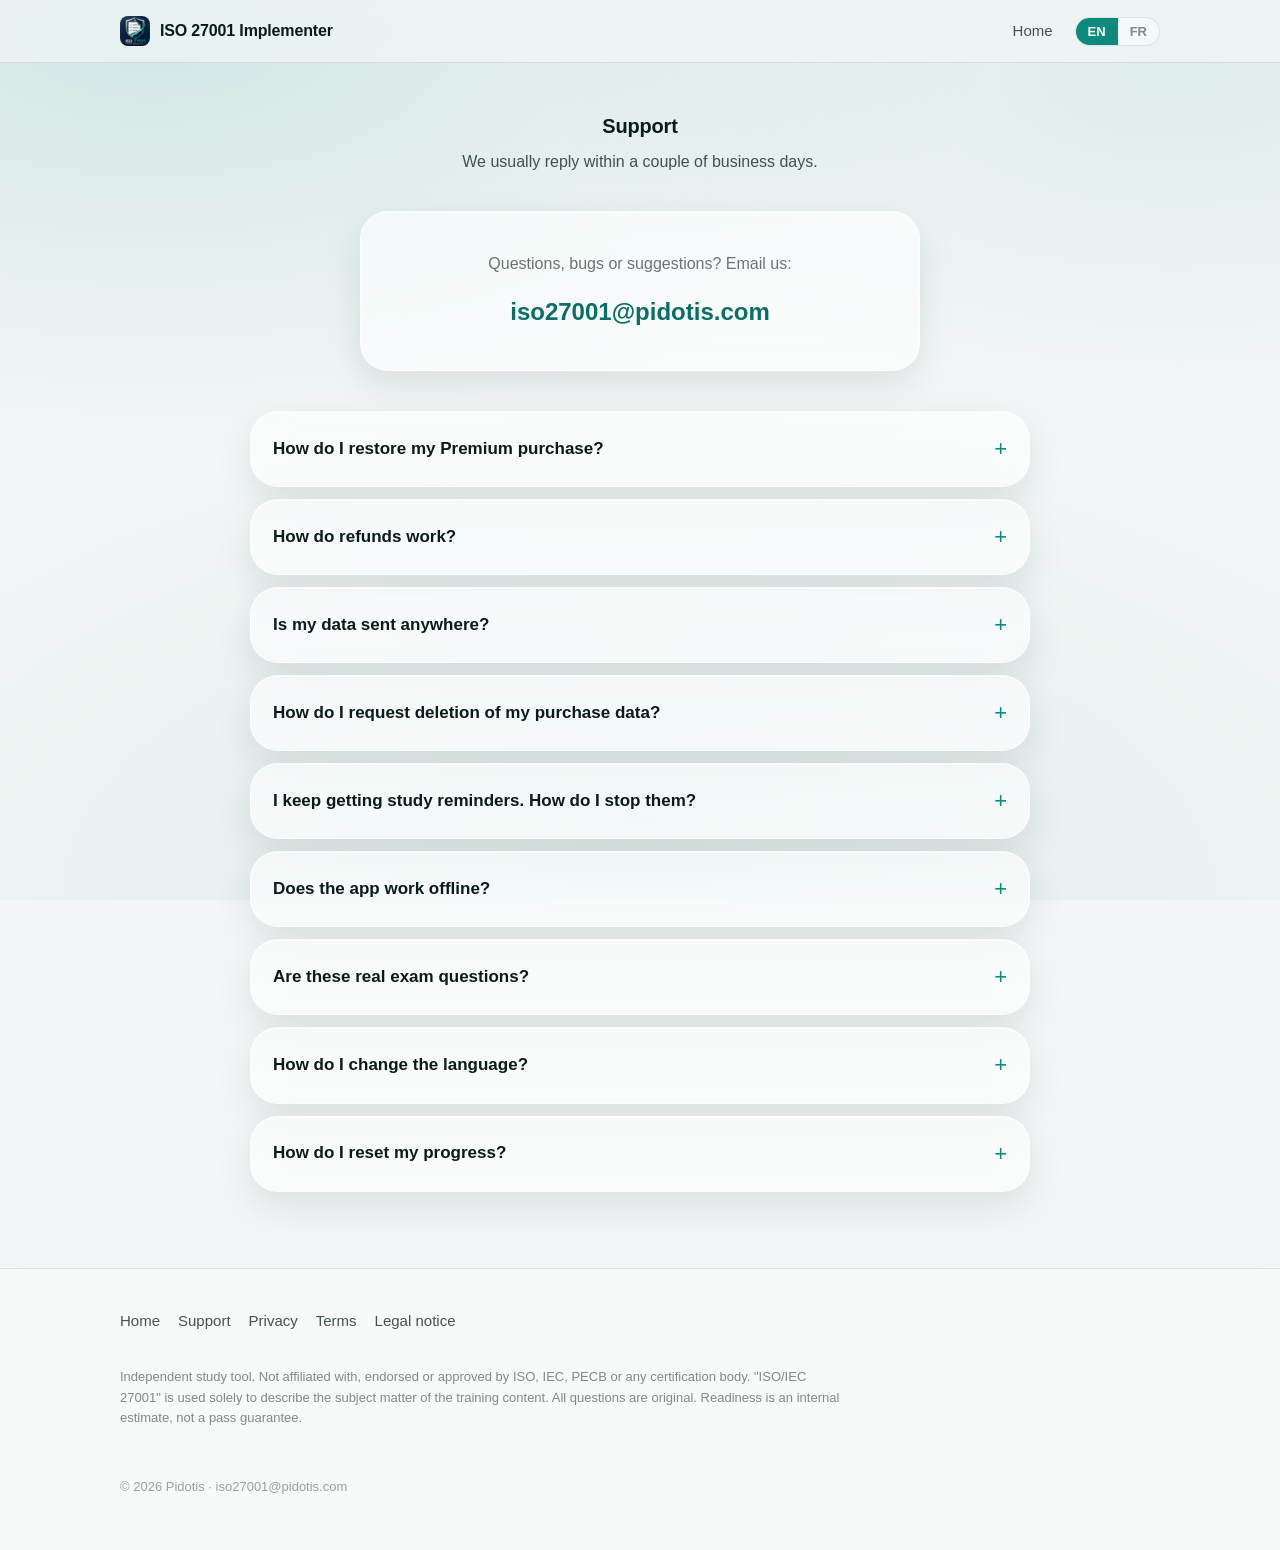
<file: support.html>
<!DOCTYPE html>
<html lang="en" data-lang="en">
  <head>
    <meta charset="utf-8" />
    <meta
      http-equiv="Content-Security-Policy"
      content="default-src 'none'; script-src 'self' 'sha256-TtmemEMkpwelmXj3AgzF0YO4ULVsfWhvffLCbqWmMT4='; style-src 'self'; img-src 'self'; base-uri 'none'; form-action 'none'; object-src 'none'"
    />
    <meta name="referrer" content="strict-origin-when-cross-origin" />
    <meta name="viewport" content="width=device-width, initial-scale=1" />
    <title>Support · ISO 27001 Implementer</title>
    <meta
      name="description"
      content="Support and contact for ISO 27001 Implementer: restore purchase, refunds, your data, reminders, languages and FAQ."
    />
    <link rel="icon" type="image/png" href="assets/favicon.png" />
    <meta name="theme-color" content="#F3F6F6" />
    <!-- No-flash : fixe la langue avant le premier paint. Contenu identique sur
         toutes les pages : il est autorisé par son hash sha256 dans la CSP. -->
    <script>
      (function () {
        try {
          var s = localStorage.getItem("i27-lang");
          var l =
            s === "en" || s === "fr"
              ? s
              : (navigator.language || "en").toLowerCase().indexOf("fr") === 0
              ? "fr"
              : "en";
          document.documentElement.setAttribute("data-lang", l);
          document.documentElement.setAttribute("lang", l);
        } catch (e) {}
      })();
    </script>
    <link rel="stylesheet" href="styles.css" />
  </head>
  <body>
    <header class="nav">
      <div class="wrap nav-inner">
        <a class="brand" href="index.html">
          <img src="assets/logo.png" alt="" />
          <span>ISO 27001 Implementer</span>
        </a>
        <nav class="nav-links">
          <a href="index.html"
            ><span class="lang-en">Home</span
            ><span class="lang-fr">Accueil</span></a
          >
          <div class="lang-toggle" role="group" aria-label="Language">
            <button type="button" data-set="en">EN</button>
            <button type="button" data-set="fr">FR</button>
          </div>
        </nav>
      </div>
    </header>

    <main>
      <section class="wrap doc">
        <div class="section-head support-head">
          <h2>
            <span class="lang-en">Support</span
            ><span class="lang-fr">Aide &amp; support</span>
          </h2>
          <p>
            <span class="lang-en"
              >We usually reply within a couple of business days.</span
            ><span class="lang-fr"
              >Nous répondons généralement sous quelques jours ouvrés.</span
            >
          </p>
        </div>

        <div class="glass contact-card spaced">
          <p class="mt0 intro">
            <span class="lang-en">Questions, bugs or suggestions? Email us:</span
            ><span class="lang-fr"
              >Questions, bugs ou suggestions ? Écrivez-nous :</span
            >
          </p>
          <a class="mail" href="mailto:iso27001@pidotis.com"
            >iso27001@pidotis.com</a
          >
        </div>

        <div class="faq">
          <details class="glass">
            <summary>
              <span class="lang-en">How do I restore my Premium purchase?</span
              ><span class="lang-fr">Comment restaurer mon achat Premium ?</span>
            </summary>
            <p class="lang-en">
              Premium is a one-time purchase tied to the platform where you
              bought it: your Apple ID for the App Store, your Google account for
              Google Play. On another device of the same platform, sign in with
              the same account, open the app and tap “Restore purchase” on the
              paywall or in Settings &gt; Premium. Restoring needs an internet
              connection. A purchase made on the App Store cannot be restored on
              Android, and a Google Play purchase cannot be restored on an iPhone
              or iPad.
            </p>
            <p class="lang-fr">
              Premium est un achat unique lié à la plateforme où vous l'avez
              effectué : votre identifiant Apple pour l'App Store, votre compte
              Google pour Google Play. Sur un autre appareil de la même
              plateforme, connectez-vous avec le même compte, ouvrez l'app et
              touchez « Restaurer l'achat » depuis le paywall ou dans Réglages
              &gt; Premium. La restauration nécessite une connexion internet. Un
              achat fait sur l'App Store ne se restaure pas sur Android, et un
              achat Google Play ne se restaure pas sur iPhone ou iPad.
            </p>
          </details>

          <details class="glass">
            <summary>
              <span class="lang-en">How do refunds work?</span
              ><span class="lang-fr">Comment fonctionnent les remboursements ?</span>
            </summary>
            <p class="lang-en">
              Payments and refunds are handled entirely by Apple and Google. To
              request a refund, use
              <a
                href="https://reportaproblem.apple.com"
                target="_blank"
                rel="noopener noreferrer"
                >reportaproblem.apple.com</a
              >
              (App Store) or your Google Play order history. We have no access to
              your payment details. A refunded purchase no longer unlocks
              Premium.
            </p>
            <p class="lang-fr">
              Les paiements et remboursements sont gérés intégralement par Apple
              et Google. Pour demander un remboursement, utilisez
              <a
                href="https://reportaproblem.apple.com"
                target="_blank"
                rel="noopener noreferrer"
                >reportaproblem.apple.com</a
              >
              (App Store) ou votre historique de commandes Google Play. Nous
              n'avons aucun accès à vos données de paiement. Un achat remboursé
              ne débloque plus Premium.
            </p>
          </details>

          <details class="glass">
            <summary>
              <span class="lang-en">Is my data sent anywhere?</span
              ><span class="lang-fr">Mes données sont-elles envoyées quelque part ?</span>
            </summary>
            <p class="lang-en">
              Your progress and preferences stay on your device: there is no
              account, no analytics and no advertising tracker. Only purchases
              leave the device: they go through Apple or Google, and through
              RevenueCat, which validates them using an anonymous purchase ID.
              Nothing else is sent. See our
              <a href="privacy.html">Privacy Policy</a> for details.
            </p>
            <p class="lang-fr">
              Votre progression et vos préférences restent sur votre appareil :
              aucun compte, aucun outil d'analyse, aucun traceur publicitaire.
              Seuls les achats quittent l'appareil : ils passent par Apple ou
              Google, et par RevenueCat, qui les valide avec un identifiant
              d'achat anonyme. Rien d'autre n'est envoyé. Voir notre
              <a href="privacy.html">politique de confidentialité</a>.
            </p>
          </details>

          <details class="glass">
            <summary>
              <span class="lang-en">How do I request deletion of my purchase data?</span
              ><span class="lang-fr"
                >Comment demander la suppression de mes données d'achat ?</span
              >
            </summary>
            <p class="lang-en">
              Write to
              <a href="mailto:iso27001@pidotis.com"
                >iso27001@pidotis.com</a
              >
              quoting the purchase ID shown in the app under Settings &gt;
              Premium. This ID is the only way to find your purchase record, as
              we hold no name or account. Your progress, stored on your device
              only, is deleted by uninstalling the app.
            </p>
            <p class="lang-fr">
              Écrivez à
              <a href="mailto:iso27001@pidotis.com"
                >iso27001@pidotis.com</a
              >
              en indiquant l'identifiant d'achat affiché dans l'app sous Réglages
              &gt; Premium. Cet identifiant est le seul moyen de retrouver votre
              achat, puisque nous ne détenons ni nom ni compte. Votre
              progression, stockée uniquement sur votre appareil, est supprimée
              en désinstallant l'app.
            </p>
          </details>

          <details class="glass">
            <summary>
              <span class="lang-en">I keep getting study reminders. How do I stop them?</span
              ><span class="lang-fr"
                >Je reçois toujours des rappels. Comment les arrêter ?</span
              >
            </summary>
            <p class="lang-en">
              Since version 1.0.1, reminders run only until your exam date and
              stop after it. To stop them sooner, turn them off in the app
              (Settings &gt; Reminders) or in your phone's notification
              settings. If reminders continue after your exam date, update the
              app to the latest version and open it once: it then reschedules
              them according to your exam date.
            </p>
            <p class="lang-fr">
              Depuis la version 1.0.1, les rappels ne courent que jusqu'à votre
              date d'examen et s'arrêtent ensuite. Pour les arrêter plus tôt,
              désactivez-les dans l'app (Réglages &gt; Rappels) ou dans les
              réglages de notifications de votre téléphone. Si des rappels
              continuent après votre date d'examen, mettez l'app à jour puis
              ouvrez-la une fois : elle reprogramme alors les rappels selon votre
              date d'examen.
            </p>
          </details>

          <details class="glass">
            <summary>
              <span class="lang-en">Does the app work offline?</span
              ><span class="lang-fr">L'app fonctionne-t-elle hors ligne ?</span>
            </summary>
            <p class="lang-en">
              Yes for practice: questions, mock exams, the journey, flashcards
              and mistakes review all work without a connection. Buying and
              restoring Premium need an internet connection.
            </p>
            <p class="lang-fr">
              Oui pour l'entraînement : questions, examens blancs, parcours,
              flashcards et révision des erreurs fonctionnent sans connexion.
              L'achat et la restauration de Premium nécessitent une connexion
              internet.
            </p>
          </details>

          <details class="glass">
            <summary>
              <span class="lang-en">Are these real exam questions?</span
              ><span class="lang-fr">Sont-ce de vraies questions d'examen ?</span>
            </summary>
            <p class="lang-en">
              No. Every question is original and written to match the style and
              scope of the ISO/IEC 27001 Lead Implementer exam. We never use exam
              dumps.
            </p>
            <p class="lang-fr">
              Non. Chaque question est originale et rédigée pour coller au style et
              au périmètre de l'examen ISO/IEC 27001 Lead Implementer. Nous
              n'utilisons jamais de dumps.
            </p>
          </details>

          <details class="glass">
            <summary>
              <span class="lang-en">How do I change the language?</span
              ><span class="lang-fr">Comment changer la langue ?</span>
            </summary>
            <p class="lang-en">
              The app is available in 13 languages: English, Français, Español,
              العربية, Português (Brasil), Português (Portugal), Deutsch, Türkçe,
              Italiano, Bahasa Indonesia, Polski, 日本語 and Nederlands. It
              starts in your device language when available, and you can switch
              instantly in Settings. This website is in English and French, with
              the EN/FR toggle in the top-right corner.
            </p>
            <p class="lang-fr">
              L'app est disponible en 13 langues : English, Français, Español,
              العربية, Português (Brasil), Português (Portugal), Deutsch, Türkçe,
              Italiano, Bahasa Indonesia, Polski, 日本語 et Nederlands. Elle
              démarre dans la langue de votre appareil si elle est proposée, et
              vous pouvez en changer instantanément dans les réglages. Ce site
              est en anglais et en français, avec le sélecteur EN/FR en haut à
              droite.
            </p>
          </details>

          <details class="glass">
            <summary>
              <span class="lang-en">How do I reset my progress?</span
              ><span class="lang-fr">Comment réinitialiser ma progression ?</span>
            </summary>
            <p class="lang-en">
              Open Settings in the app and use “Reset progress”. This erases your
              answers, mistakes, exam scores, journey progress and flashcard
              piles on the device. Your name, exam date, language, Premium and
              preferences are kept.
            </p>
            <p class="lang-fr">
              Ouvrez les réglages dans l'app et utilisez « Réinitialiser la
              progression ». Cela efface vos réponses, erreurs, scores
              d'examens, avancement du parcours et piles de flashcards sur
              l'appareil. Votre prénom, votre date d'examen, la langue, Premium
              et vos préférences sont conservés.
            </p>
          </details>
        </div>
      </section>
    </main>

    <footer class="footer">
      <div class="wrap footer-inner">
        <div class="footer-links">
          <a href="index.html"
            ><span class="lang-en">Home</span
            ><span class="lang-fr">Accueil</span></a
          >
          <a href="support.html"
            ><span class="lang-en">Support</span
            ><span class="lang-fr">Aide</span></a
          >
          <a href="privacy.html"
            ><span class="lang-en">Privacy</span
            ><span class="lang-fr">Confidentialité</span></a
          >
          <a href="terms.html"
            ><span class="lang-en">Terms</span
            ><span class="lang-fr">Conditions</span></a
          >
          <a href="legal.html"
            ><span class="lang-en">Legal notice</span
            ><span class="lang-fr">Mentions légales</span></a
          >
        </div>
        <p class="disclaimer">
          <span class="lang-en"
            >Independent study tool. Not affiliated with, endorsed or approved by
            ISO, IEC, PECB or any certification body. "ISO/IEC 27001" is used
            solely to describe the subject matter of the training content. All
            questions are original. Readiness is an internal estimate, not a pass
            guarantee.</span
          ><span class="lang-fr"
            >Outil d'étude indépendant. Non affilié à, ni approuvé par ISO, IEC,
            PECB ou tout autre organisme de certification. « ISO/IEC 27001 » est
            utilisé uniquement pour décrire le sujet du contenu de formation.
            Toutes les questions sont originales. La préparation est une
            estimation interne, pas une garantie de réussite.</span
          >
        </p>
        <p class="copy">© 2026 Pidotis · iso27001@pidotis.com</p>
      </div>
    </footer>
    <script src="app.js"></script>
  </body>
</html>
</file>
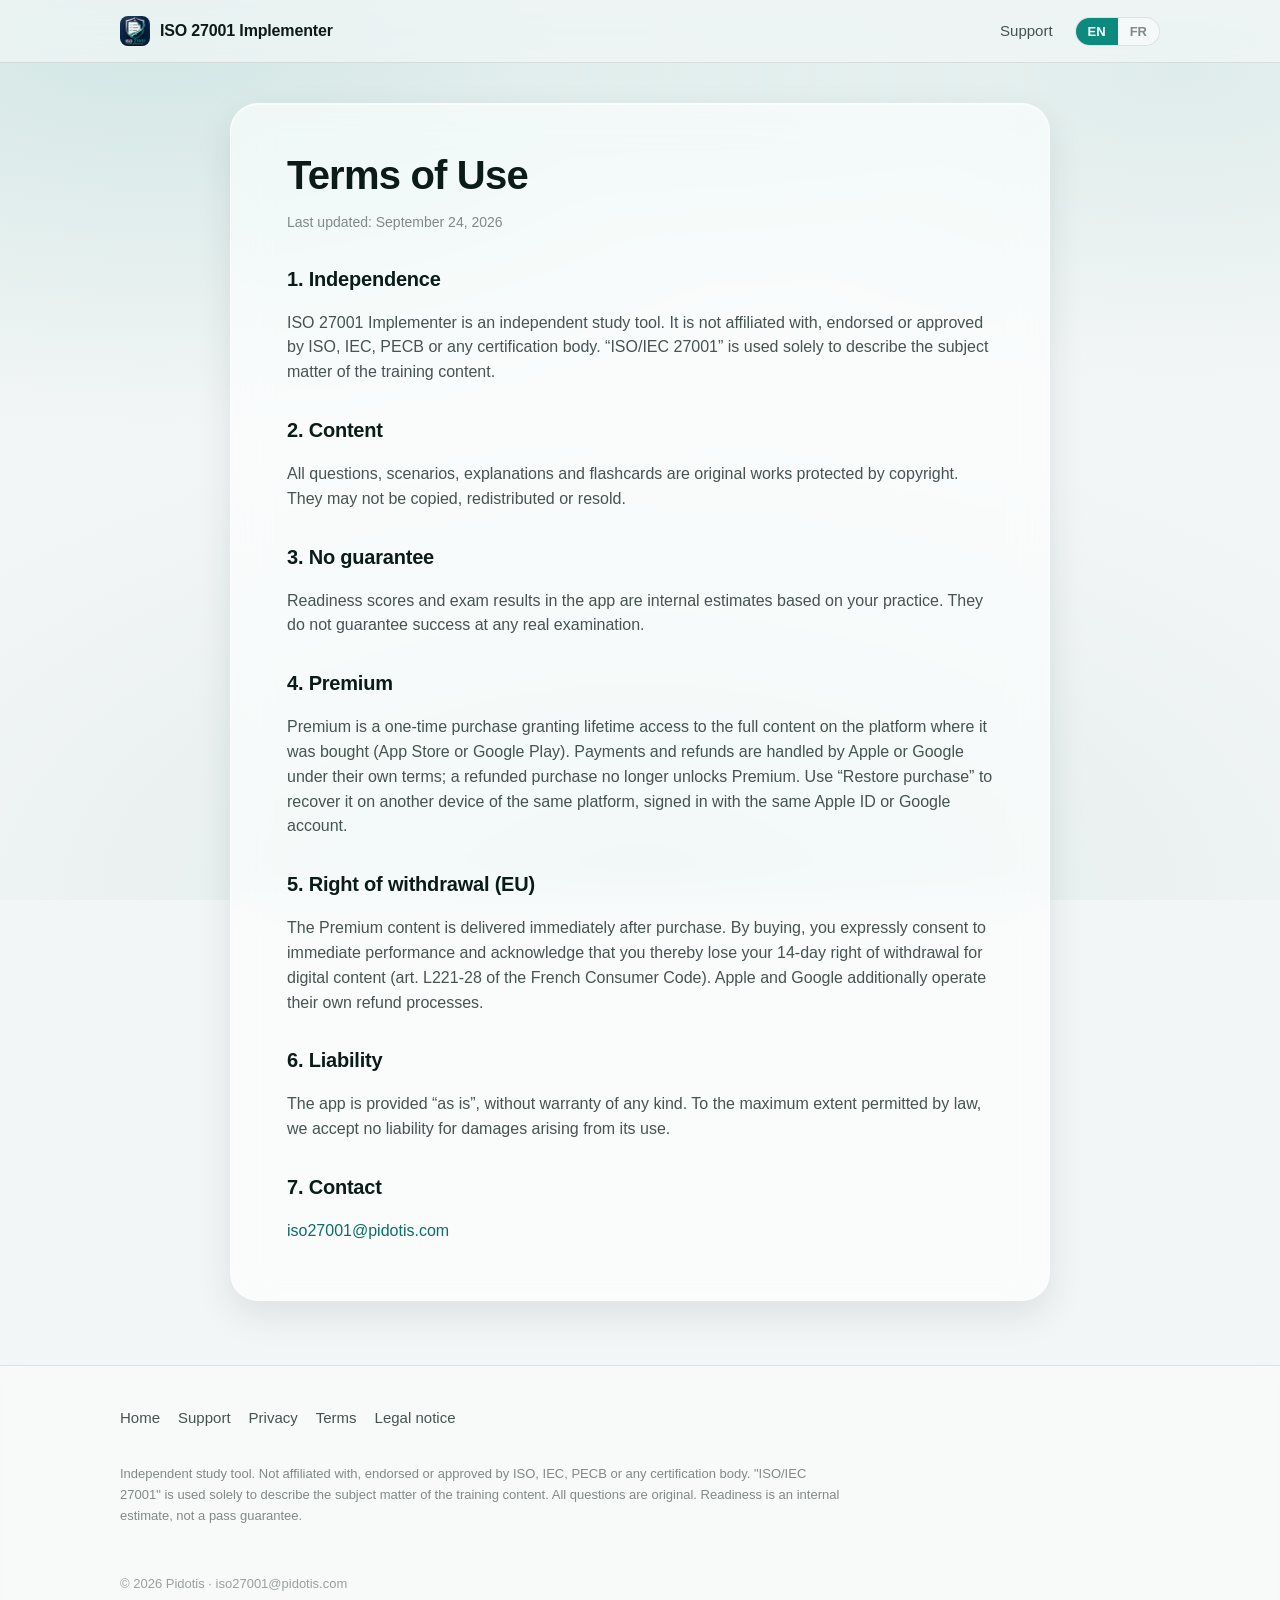
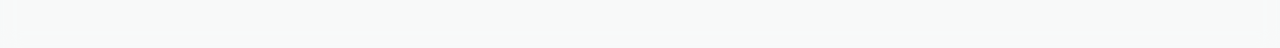
<file: terms.html>
<!DOCTYPE html>
<html lang="en" data-lang="en">
  <head>
    <meta charset="utf-8" />
    <meta
      http-equiv="Content-Security-Policy"
      content="default-src 'none'; script-src 'self' 'sha256-TtmemEMkpwelmXj3AgzF0YO4ULVsfWhvffLCbqWmMT4='; style-src 'self'; img-src 'self'; base-uri 'none'; form-action 'none'; object-src 'none'"
    />
    <meta name="referrer" content="strict-origin-when-cross-origin" />
    <meta name="viewport" content="width=device-width, initial-scale=1" />
    <title>Terms of Use · ISO 27001 Implementer</title>
    <meta
      name="description"
      content="Terms of use for ISO 27001 Implementer: independence, content, no guarantee, Premium, right of withdrawal, liability."
    />
    <link rel="icon" type="image/png" href="assets/favicon.png" />
    <meta name="theme-color" content="#F3F6F6" />
    <!-- No-flash : fixe la langue avant le premier paint. Contenu identique sur
         toutes les pages : il est autorisé par son hash sha256 dans la CSP. -->
    <script>
      (function () {
        try {
          var s = localStorage.getItem("i27-lang");
          var l =
            s === "en" || s === "fr"
              ? s
              : (navigator.language || "en").toLowerCase().indexOf("fr") === 0
              ? "fr"
              : "en";
          document.documentElement.setAttribute("data-lang", l);
          document.documentElement.setAttribute("lang", l);
        } catch (e) {}
      })();
    </script>
    <link rel="stylesheet" href="styles.css" />
  </head>
  <body>
    <header class="nav">
      <div class="wrap nav-inner">
        <a class="brand" href="index.html">
          <img src="assets/logo.png" alt="" />
          <span>ISO 27001 Implementer</span>
        </a>
        <nav class="nav-links">
          <a href="support.html"
            ><span class="lang-en">Support</span
            ><span class="lang-fr">Aide</span></a
          >
          <div class="lang-toggle" role="group" aria-label="Language">
            <button type="button" data-set="en">EN</button>
            <button type="button" data-set="fr">FR</button>
          </div>
        </nav>
      </div>
    </header>

    <main class="wrap doc">
      <article class="glass doc-card">
        <h1>
          <span class="lang-en">Terms of Use</span
          ><span class="lang-fr">Conditions d'utilisation</span>
        </h1>
        <p class="updated">
          <span class="lang-en">Last updated: September 24, 2026</span
          ><span class="lang-fr">Dernière mise à jour : 24 septembre 2026</span>
        </p>

        <!-- EN : texte repris de en.termsBody (mobile/src/i18n.ts) -->
        <div class="lang-en">
          <h2>1. Independence</h2>
          <p>
            ISO 27001 Implementer is an independent study tool. It is not
            affiliated with, endorsed or approved by ISO, IEC, PECB or any
            certification body. “ISO/IEC 27001” is used solely to describe the
            subject matter of the training content.
          </p>
          <h2>2. Content</h2>
          <p>
            All questions, scenarios, explanations and flashcards are original
            works protected by copyright. They may not be copied, redistributed
            or resold.
          </p>
          <h2>3. No guarantee</h2>
          <p>
            Readiness scores and exam results in the app are internal estimates
            based on your practice. They do not guarantee success at any real
            examination.
          </p>
          <h2>4. Premium</h2>
          <p>
            Premium is a one-time purchase granting lifetime access to the full
            content on the platform where it was bought (App Store or Google
            Play). Payments and refunds are handled by Apple or Google under
            their own terms; a refunded purchase no longer unlocks Premium. Use
            “Restore purchase” to recover it on another device of the same
            platform, signed in with the same Apple ID or Google account.
          </p>
          <h2>5. Right of withdrawal (EU)</h2>
          <p>
            The Premium content is delivered immediately after purchase. By
            buying, you expressly consent to immediate performance and
            acknowledge that you thereby lose your 14-day right of withdrawal for
            digital content (art. L221-28 of the French Consumer Code). Apple and
            Google additionally operate their own refund processes.
          </p>
          <h2>6. Liability</h2>
          <p>
            The app is provided “as is”, without warranty of any kind. To the
            maximum extent permitted by law, we accept no liability for damages
            arising from its use.
          </p>
          <h2>7. Contact</h2>
          <p>
            <a href="mailto:iso27001@pidotis.com"
              >iso27001@pidotis.com</a
            >
          </p>
        </div>

        <!-- FR : texte repris de fr.termsBody (mobile/src/i18n.ts) -->
        <div class="lang-fr">
          <h2>1. Indépendance</h2>
          <p>
            ISO 27001 Implementer est un outil d'étude indépendant. Il n'est
            affilié à, ni approuvé par ISO, IEC, PECB ou tout autre organisme de
            certification. « ISO/IEC 27001 » est utilisé uniquement pour décrire
            le sujet du contenu de formation.
          </p>
          <h2>2. Contenu</h2>
          <p>
            Toutes les questions, scénarios, explications et flashcards sont des
            œuvres originales protégées par le droit d'auteur. Ils ne peuvent être
            copiés, redistribués ou revendus.
          </p>
          <h2>3. Aucune garantie</h2>
          <p>
            Les scores de préparation et résultats d'examens dans l'app sont des
            estimations internes fondées sur votre pratique. Ils ne garantissent
            la réussite à aucun examen réel.
          </p>
          <h2>4. Premium</h2>
          <p>
            Premium est un achat unique donnant un accès à vie au contenu complet
            sur la plateforme d'achat (App Store ou Google Play). Paiements et
            remboursements sont gérés par Apple ou Google selon leurs propres
            conditions ; un achat remboursé ne débloque plus Premium. Utilisez
            « Restaurer l'achat » pour le récupérer sur un autre appareil de la
            même plateforme, connecté au même identifiant Apple ou compte
            Google.
          </p>
          <h2>5. Droit de rétractation (UE)</h2>
          <p>
            Le contenu Premium est fourni immédiatement après l'achat. En
            achetant, vous consentez expressément à l'exécution immédiate et
            reconnaissez perdre votre droit de rétractation de 14 jours pour les
            contenus numériques (art. L221-28 du Code de la consommation). Apple
            et Google proposent par ailleurs leurs propres processus de
            remboursement.
          </p>
          <h2>6. Responsabilité</h2>
          <p>
            L'app est fournie « en l'état », sans garantie d'aucune sorte. Dans la
            mesure permise par la loi, nous déclinons toute responsabilité pour
            les dommages résultant de son utilisation.
          </p>
          <h2>7. Contact</h2>
          <p>
            <a href="mailto:iso27001@pidotis.com"
              >iso27001@pidotis.com</a
            >
          </p>
        </div>
      </article>
    </main>

    <footer class="footer">
      <div class="wrap footer-inner">
        <div class="footer-links">
          <a href="index.html"
            ><span class="lang-en">Home</span
            ><span class="lang-fr">Accueil</span></a
          >
          <a href="support.html"
            ><span class="lang-en">Support</span
            ><span class="lang-fr">Aide</span></a
          >
          <a href="privacy.html"
            ><span class="lang-en">Privacy</span
            ><span class="lang-fr">Confidentialité</span></a
          >
          <a href="terms.html"
            ><span class="lang-en">Terms</span
            ><span class="lang-fr">Conditions</span></a
          >
          <a href="legal.html"
            ><span class="lang-en">Legal notice</span
            ><span class="lang-fr">Mentions légales</span></a
          >
        </div>
        <p class="disclaimer">
          <span class="lang-en"
            >Independent study tool. Not affiliated with, endorsed or approved by
            ISO, IEC, PECB or any certification body. "ISO/IEC 27001" is used
            solely to describe the subject matter of the training content. All
            questions are original. Readiness is an internal estimate, not a pass
            guarantee.</span
          ><span class="lang-fr"
            >Outil d'étude indépendant. Non affilié à, ni approuvé par ISO, IEC,
            PECB ou tout autre organisme de certification. « ISO/IEC 27001 » est
            utilisé uniquement pour décrire le sujet du contenu de formation.
            Toutes les questions sont originales. La préparation est une
            estimation interne, pas une garantie de réussite.</span
          >
        </p>
        <p class="copy">© 2026 Pidotis · iso27001@pidotis.com</p>
      </div>
    </footer>
    <script src="app.js"></script>
  </body>
</html>
</file>
<file: styles.css>
/* ISO 27001 Implementer : site vitrine. Liquid Glass, palette de app. */

:root {
  --accent: #0c8a7d;
  --deep-teal: #0a6e64;
  --ink: #0b1b18;
  --ink75: rgba(11, 27, 24, 0.75);
  --ink60: rgba(11, 27, 24, 0.6);
  --ink50: rgba(11, 27, 24, 0.5);
  --ink40: rgba(11, 27, 24, 0.4);
  --hairline: rgba(11, 27, 24, 0.1);
  --bg: #f3f6f6;
  --white: #ffffff;
  --radius-lg: 28px;
  --radius-md: 20px;
  --radius-sm: 14px;
  --maxw: 1080px;
  --shadow-card: 0 14px 36px rgba(16, 44, 40, 0.1);
  --shadow-row: 0 6px 20px rgba(16, 44, 40, 0.07);
  --shadow-primary: 0 12px 28px rgba(12, 138, 125, 0.35);
  font-synthesis: none;
  -webkit-text-size-adjust: 100%;
}

* {
  box-sizing: border-box;
}

html {
  scroll-behavior: smooth;
}

body {
  margin: 0;
  min-height: 100vh;
  color: var(--ink);
  background: var(--bg);
  font-family: -apple-system, BlinkMacSystemFont, "Segoe UI", Roboto, Helvetica,
    Arial, sans-serif;
  line-height: 1.55;
  -webkit-font-smoothing: antialiased;
  text-rendering: optimizeLegibility;
}

/* Fond ambiant : 3 gradients radiaux, fixe. */
body::before {
  content: "";
  position: fixed;
  inset: 0;
  z-index: -1;
  background:
    radial-gradient(120% 80% at 12% 4%, rgba(12, 138, 125, 0.14), transparent 55%),
    radial-gradient(100% 70% at 92% 8%, rgba(12, 138, 125, 0.09), transparent 50%),
    radial-gradient(120% 90% at 50% 100%, rgba(10, 110, 100, 0.08), transparent 60%),
    var(--bg);
}

/* Bascule de langue : masque la langue inactive. */
html[data-lang="en"] .lang-fr,
html[data-lang="fr"] .lang-en {
  display: none !important;
}

a {
  color: var(--deep-teal);
  text-decoration: none;
}
a:hover {
  text-decoration: underline;
}

img {
  max-width: 100%;
  display: block;
}

/* ---------- Layout ---------- */

.wrap {
  width: 100%;
  max-width: var(--maxw);
  margin: 0 auto;
  /* Horizontal uniquement : évite d'écraser le padding vertical des
     <section> qui portent aussi la classe .wrap. */
  padding-left: 20px;
  padding-right: 20px;
}

section {
  padding-top: 64px;
  padding-bottom: 64px;
}

/* ---------- Surfaces givrées ---------- */

.glass {
  background: rgba(255, 255, 255, 0.62);
  -webkit-backdrop-filter: saturate(160%) blur(18px);
  backdrop-filter: saturate(160%) blur(18px);
  border: 1px solid rgba(255, 255, 255, 0.55);
  box-shadow: var(--shadow-card), inset 0 1px 0 rgba(255, 255, 255, 0.6);
  border-radius: var(--radius-lg);
}

/* ---------- Header ---------- */

.nav {
  position: sticky;
  top: 0;
  z-index: 50;
  background: rgba(243, 246, 246, 0.72);
  -webkit-backdrop-filter: saturate(160%) blur(16px);
  backdrop-filter: saturate(160%) blur(16px);
  border-bottom: 1px solid var(--hairline);
}
.nav-inner {
  display: flex;
  align-items: center;
  justify-content: space-between;
  gap: 16px;
  height: 62px;
}
.brand {
  display: flex;
  align-items: center;
  gap: 10px;
  font-weight: 700;
  letter-spacing: -0.01em;
  color: var(--ink);
}
.brand:hover {
  text-decoration: none;
}
.brand img {
  width: 30px;
  height: 30px;
  border-radius: 8px;
}
.nav-links {
  display: flex;
  align-items: center;
  gap: 22px;
}
.nav-links a {
  color: var(--ink75);
  font-size: 15px;
  font-weight: 500;
}
.nav-links a:hover {
  color: var(--ink);
  text-decoration: none;
}

.lang-toggle {
  display: inline-flex;
  border: 1px solid var(--hairline);
  border-radius: 999px;
  overflow: hidden;
  background: rgba(255, 255, 255, 0.5);
}
.lang-toggle button {
  appearance: none;
  border: 0;
  background: transparent;
  padding: 6px 12px;
  font-size: 13px;
  font-weight: 600;
  color: var(--ink50);
  cursor: pointer;
}
.lang-toggle button[aria-pressed="true"] {
  background: var(--accent);
  color: #fff;
}

/* ---------- Hero ---------- */

.hero {
  padding-top: 72px;
  padding-bottom: 48px;
}
.hero h1 {
  font-size: clamp(34px, 6vw, 56px);
  line-height: 1.05;
  letter-spacing: -0.02em;
  margin: 18px 0 16px;
  font-weight: 800;
}
.hero .lede {
  font-size: clamp(17px, 2.4vw, 21px);
  color: var(--ink75);
  max-width: 620px;
  margin: 0 0 28px;
}
.eyebrow {
  display: inline-flex;
  align-items: center;
  gap: 8px;
  font-size: 13px;
  font-weight: 600;
  letter-spacing: 0.02em;
  text-transform: uppercase;
  color: var(--deep-teal);
  background: rgba(12, 138, 125, 0.12);
  padding: 6px 12px;
  border-radius: 999px;
}

.cta-row {
  display: flex;
  flex-wrap: wrap;
  gap: 12px;
  align-items: center;
}
.badge {
  display: inline-flex;
  align-items: center;
  gap: 10px;
  padding: 12px 18px;
  border-radius: var(--radius-sm);
  background: var(--ink);
  color: #fff;
  font-weight: 600;
  box-shadow: var(--shadow-row);
}
.badge small {
  display: block;
  font-size: 10px;
  font-weight: 500;
  opacity: 0.7;
  letter-spacing: 0.04em;
  text-transform: uppercase;
}
.badge span {
  font-size: 16px;
}
.badge[aria-disabled="true"] {
  opacity: 0.55;
  cursor: default;
}
a.badge:hover {
  text-decoration: none;
  transform: translateY(-1px);
  box-shadow: var(--shadow-card);
}
.pill-note {
  font-size: 13px;
  color: var(--ink50);
}

/* ---------- Features ---------- */

.grid {
  display: grid;
  gap: 18px;
  grid-template-columns: repeat(auto-fit, minmax(250px, 1fr));
}
.card {
  padding: 24px;
}
.card .ic {
  width: 40px;
  height: 40px;
  border-radius: 12px;
  display: grid;
  place-items: center;
  background: rgba(12, 138, 125, 0.14);
  font-size: 20px;
  margin-bottom: 14px;
}
.card h3 {
  margin: 0 0 6px;
  font-size: 18px;
  letter-spacing: -0.01em;
}
.card p {
  margin: 0;
  color: var(--ink60);
  font-size: 15px;
}

.section-head {
  text-align: center;
  max-width: 640px;
  margin: 0 auto 36px;
}
.section-head h2 {
  font-size: clamp(26px, 4vw, 36px);
  letter-spacing: -0.02em;
  margin: 0 0 10px;
}
.section-head p {
  color: var(--ink60);
  margin: 0;
  font-size: 17px;
}

/* Price */
.price {
  display: inline-flex;
  align-items: baseline;
  gap: 12px;
}
.price .now {
  font-size: 40px;
  font-weight: 800;
  letter-spacing: -0.02em;
}
.price .unit {
  color: var(--ink60);
  font-size: 15px;
}

.pricing h2 {
  margin: 18px 0 12px;
}
.pricing .price {
  margin-bottom: 12px;
}
.pricing .price-note {
  color: var(--ink60);
  margin: 0 auto;
  max-width: 560px;
}
.pricing .fineprint {
  color: var(--ink50);
  font-size: 13px;
  margin: 14px auto 0;
  max-width: 560px;
}

/* Gratuit / Premium */
.plans {
  display: grid;
  gap: 14px;
  grid-template-columns: repeat(auto-fit, minmax(240px, 1fr));
  margin: 28px auto 0;
  max-width: 680px;
  text-align: left;
}
.plan {
  padding: 18px 20px;
  border-radius: var(--radius-md);
  border: 1px solid var(--hairline);
  background: rgba(255, 255, 255, 0.5);
}
.plan h3 {
  margin: 0 0 8px;
  font-size: 16px;
}
.plan ul {
  margin: 0;
  padding-left: 18px;
  color: var(--ink75);
  font-size: 15px;
}
.plan.premium {
  border-color: rgba(12, 138, 125, 0.35);
  background: rgba(12, 138, 125, 0.07);
}

/* Langues */
.langs {
  margin: 36px auto 0;
  max-width: 780px;
  text-align: center;
}
.langs p {
  color: var(--ink60);
  margin: 0 0 12px;
  font-size: 15px;
}
.lang-list {
  display: flex;
  flex-wrap: wrap;
  justify-content: center;
  gap: 8px;
  margin: 0;
  padding: 0;
  list-style: none;
}
.lang-list li {
  font-size: 14px;
  color: var(--ink75);
  padding: 5px 12px;
  border-radius: 999px;
  border: 1px solid var(--hairline);
  background: rgba(255, 255, 255, 0.55);
}

/* ---------- Legal / prose pages ---------- */

.doc {
  padding-top: 40px;
  padding-bottom: 24px;
}
.doc-card {
  padding: 40px clamp(24px, 5vw, 56px);
  margin: 0 auto;
  max-width: 820px;
}
.doc h1 {
  font-size: clamp(28px, 5vw, 40px);
  letter-spacing: -0.02em;
  margin: 0 0 6px;
}
.doc .updated {
  color: var(--ink50);
  font-size: 14px;
  margin: 0 0 28px;
}
.doc h2 {
  font-size: 20px;
  letter-spacing: -0.01em;
  margin: 30px 0 8px;
}
.doc h3 {
  font-size: 16px;
  margin: 22px 0 4px;
}
.doc p,
.doc li {
  color: var(--ink75);
  font-size: 16px;
}
.doc ul {
  padding-left: 20px;
}
.doc a {
  font-weight: 500;
}

/* ---------- FAQ ---------- */
.faq {
  max-width: 780px;
  margin: 0 auto;
}
.faq details {
  padding: 4px 22px;
  margin-bottom: 12px;
}
.faq summary {
  cursor: pointer;
  list-style: none;
  padding: 16px 0;
  font-weight: 600;
  font-size: 17px;
  display: flex;
  justify-content: space-between;
  align-items: center;
  gap: 12px;
}
.faq summary::-webkit-details-marker {
  display: none;
}
.faq summary::after {
  content: "+";
  color: var(--accent);
  font-size: 22px;
  font-weight: 400;
}
.faq details[open] summary::after {
  content: "\2212";
}
.faq details > *:not(summary) {
  color: var(--ink60);
  padding-bottom: 16px;
  margin: 0;
  font-size: 15px;
}

/* ---------- Contact ---------- */
.contact-card {
  text-align: center;
  padding: 40px;
  max-width: 560px;
  margin: 0 auto;
}
.support-head h2 {
  margin-top: 8px;
}
.contact-card.spaced {
  margin-bottom: 40px;
}
.contact-card .intro {
  color: var(--ink60);
}
.contact-card .mail {
  font-size: clamp(18px, 3vw, 24px);
  font-weight: 700;
  color: var(--deep-teal);
  word-break: break-all;
}

/* ---------- Footer ---------- */

.footer {
  margin-top: 40px;
  border-top: 1px solid var(--hairline);
  background: rgba(255, 255, 255, 0.4);
  -webkit-backdrop-filter: blur(10px);
  backdrop-filter: blur(10px);
}
.footer-inner {
  padding-top: 40px;
  padding-bottom: 40px;
  display: grid;
  gap: 22px;
}
.footer-links {
  display: flex;
  flex-wrap: wrap;
  gap: 18px;
}
.footer-links a {
  color: var(--ink75);
  font-size: 15px;
}
.disclaimer {
  color: var(--ink50);
  font-size: 13px;
  max-width: 720px;
  line-height: 1.6;
}
.copy {
  color: var(--ink40);
  font-size: 13px;
}

/* ---------- Utilities ---------- */
.center {
  text-align: center;
}
.mt0 {
  margin-top: 0;
}
hr.rule {
  border: 0;
  border-top: 1px solid var(--hairline);
  margin: 28px 0;
}

@media (max-width: 640px) {
  .nav-links {
    gap: 14px;
  }
  .nav-links a.hide-sm {
    display: none;
  }
  section {
    padding-top: 48px;
    padding-bottom: 48px;
  }
}
</file>
